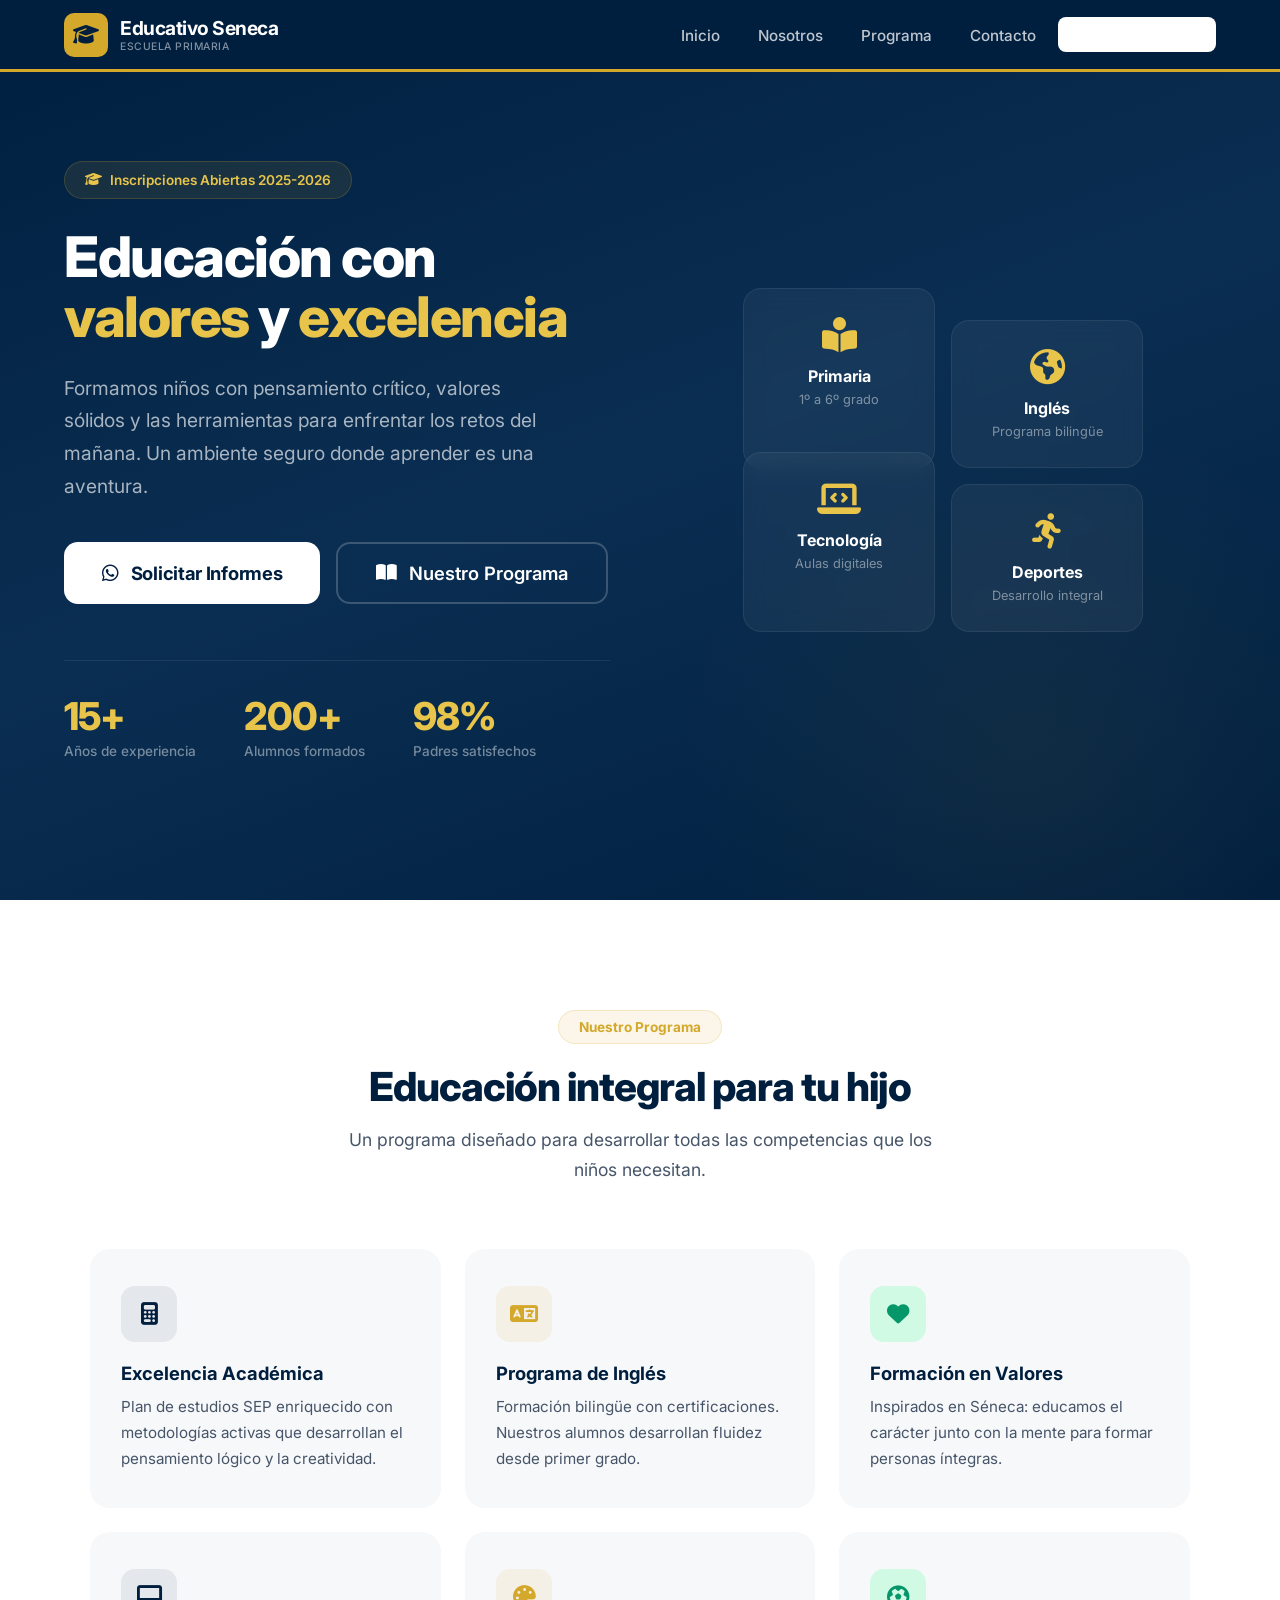
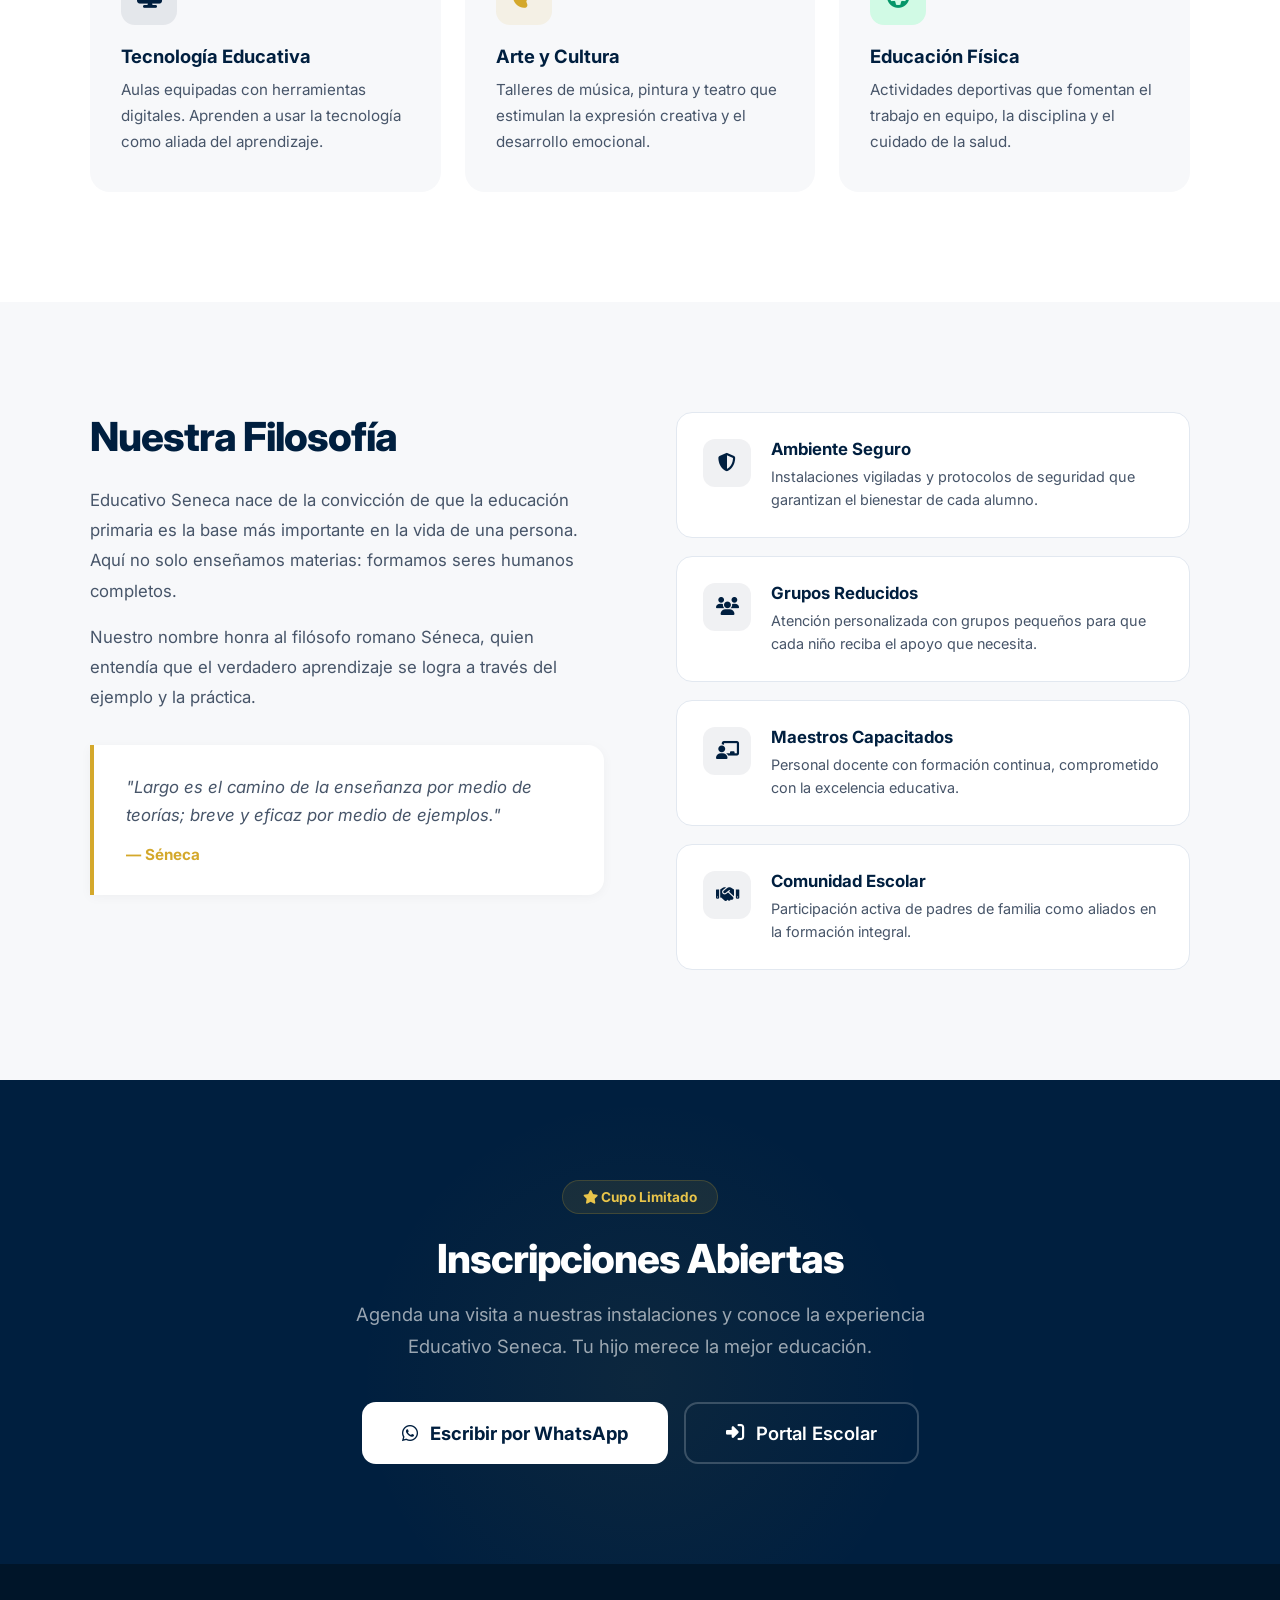
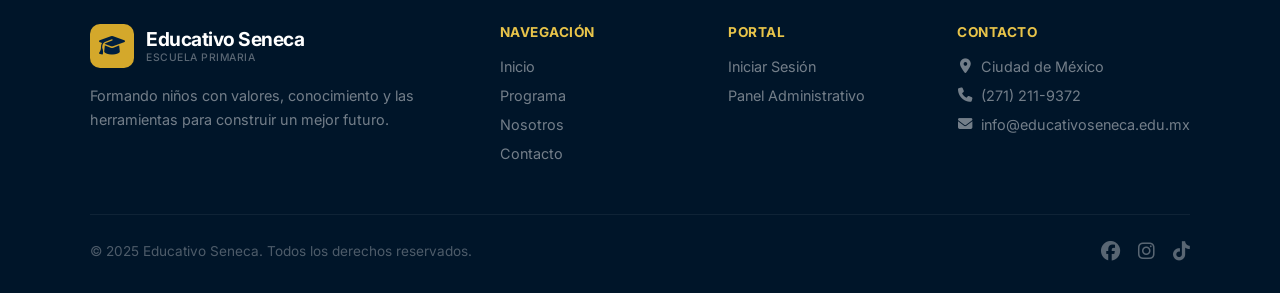
<file: index.html>
<!DOCTYPE html>
<html lang="es">
<head>
    <meta charset="UTF-8">
    <meta name="viewport" content="width=device-width, initial-scale=1.0">
    <title>Educativo Seneca - Escuela Primaria</title>
    <link rel="preconnect" href="https://fonts.googleapis.com">
    <link href="https://fonts.googleapis.com/css2?family=Inter:wght@300;400;500;600;700;800;900&display=swap" rel="stylesheet">
    <link rel="stylesheet" href="https://cdnjs.cloudflare.com/ajax/libs/font-awesome/6.4.0/css/all.min.css">
    <style>
        :root {
            --navy: #001f3f;
            --navy-light: #0a2e52;
            --navy-dark: #001529;
            --gold: #d4a82b;
            --gold-soft: #e8c44a;
            --gold-bg: rgba(212,168,43,0.1);
            --gold-border: rgba(212,168,43,0.2);
            --white: #ffffff;
            --off-white: #f7f8fa;
            --text: #0f172a;
            --text-secondary: #475569;
            --text-muted: #94a3b8;
            --border: #e2e8f0;
        }

        * { margin: 0; padding: 0; box-sizing: border-box; }

        body {
            font-family: 'Inter', sans-serif;
            color: var(--text);
            background: var(--white);
            overflow-x: hidden;
            -webkit-font-smoothing: antialiased;
        }

        /* ---- NAVBAR ---- */
        .navbar {
            position: fixed; top: 0; left: 0; right: 0; z-index: 100;
            display: flex; justify-content: space-between; align-items: center;
            padding: 0 5%; height: 72px;
            background: var(--navy);
            border-bottom: 3px solid var(--gold);
            transition: all 0.3s;
        }
        .navbar.scrolled { box-shadow: 0 4px 24px rgba(0,0,0,0.2); }
        .navbar-logo {
            display: flex; align-items: center; gap: 12px;
            text-decoration: none; color: white;
        }
        .navbar-logo .logo-icon {
            width: 44px; height: 44px; background: var(--gold);
            border-radius: 10px; display: flex; align-items: center; justify-content: center;
            font-size: 1.3rem; color: var(--navy); font-weight: 800;
        }
        .navbar-logo .logo-text { font-size: 1.2rem; font-weight: 700; letter-spacing: -0.5px; color: white; }
        .navbar-logo small { display: block; font-size: 0.65rem; font-weight: 500; color: rgba(255,255,255,0.5); letter-spacing: 0.5px; text-transform: uppercase; }

        .nav-links { display: flex; align-items: center; gap: 6px; list-style: none; }
        .nav-links a {
            color: rgba(255,255,255,0.75); text-decoration: none; font-size: 0.95rem; font-weight: 500;
            padding: 8px 16px; border-radius: 8px; transition: all 0.2s;
        }
        .nav-links a:hover { color: white; background: rgba(255,255,255,0.08); }

        .btn-portal {
            display: inline-flex; align-items: center; gap: 10px;
            padding: 12px 28px; background: white; color: var(--navy);
            border: none; border-radius: 10px; font-weight: 700; font-size: 1rem;
            cursor: pointer; text-decoration: none; transition: all 0.2s;
        }
        .btn-portal:hover { background: var(--off-white); transform: translateY(-1px); box-shadow: 0 4px 16px rgba(0,0,0,0.15); }

        .menu-toggle { display: none; background: none; border: none; color: white; font-size: 1.5rem; cursor: pointer; }

        /* ---- HERO ---- */
        .hero {
            min-height: 100vh; display: flex; align-items: center;
            background: var(--navy);
            position: relative; overflow: hidden;
            padding: 100px 5% 80px;
        }
        .hero::before {
            content: ''; position: absolute; top: 0; left: 0; right: 0; bottom: 0;
            background: linear-gradient(160deg, var(--navy) 0%, var(--navy-light) 50%, var(--navy) 100%);
        }
        .hero::after {
            content: ''; position: absolute; bottom: -300px; right: -200px;
            width: 900px; height: 900px; border-radius: 50%;
            background: radial-gradient(circle, rgba(212,168,43,0.06) 0%, transparent 55%);
        }

        .hero-inner {
            position: relative; z-index: 2; display: flex; align-items: center;
            gap: 60px; max-width: 1200px; margin: 0 auto; width: 100%;
        }
        .hero-content { flex: 1; max-width: 580px; }

        .hero-badge {
            display: inline-flex; align-items: center; gap: 8px;
            background: var(--gold-bg); color: var(--gold-soft);
            padding: 10px 20px; border-radius: 50px; font-size: 0.85rem; font-weight: 600;
            margin-bottom: 28px; border: 1px solid var(--gold-border);
        }

        .hero h1 {
            font-size: 3.5rem; font-weight: 800; color: white;
            line-height: 1.08; margin-bottom: 24px; letter-spacing: -1.5px;
        }
        .hero h1 .gold { color: var(--gold-soft); }

        .hero-desc {
            font-size: 1.2rem; color: rgba(255,255,255,0.65); line-height: 1.7;
            margin-bottom: 40px; max-width: 480px;
        }

        .hero-buttons { display: flex; gap: 16px; flex-wrap: wrap; }
        .btn-hero-primary {
            display: inline-flex; align-items: center; gap: 12px;
            padding: 18px 38px; background: white; color: var(--navy);
            border: none; border-radius: 14px; font-weight: 700; font-size: 1.15rem;
            cursor: pointer; text-decoration: none; transition: all 0.25s;
            letter-spacing: -0.3px;
        }
        .btn-hero-primary:hover { background: var(--off-white); transform: translateY(-2px); box-shadow: 0 12px 32px rgba(0,0,0,0.2); }
        .btn-hero-primary i { font-size: 1.2rem; }

        .btn-hero-secondary {
            display: inline-flex; align-items: center; gap: 12px;
            padding: 18px 38px; background: transparent; color: white;
            border: 2px solid rgba(255,255,255,0.2); border-radius: 14px;
            font-weight: 600; font-size: 1.15rem; cursor: pointer; text-decoration: none; transition: all 0.25s;
        }
        .btn-hero-secondary:hover { border-color: rgba(255,255,255,0.5); background: rgba(255,255,255,0.06); }

        .hero-stats {
            display: flex; gap: 48px; margin-top: 56px;
            padding-top: 32px; border-top: 1px solid rgba(255,255,255,0.08);
        }
        .hero-stat .number { font-size: 2.4rem; font-weight: 800; color: var(--gold-soft); letter-spacing: -1px; }
        .hero-stat .label { font-size: 0.85rem; color: rgba(255,255,255,0.45); margin-top: 4px; font-weight: 500; }

        .hero-visual { flex: 1; display: flex; justify-content: center; }
        .hero-grid {
            display: grid; grid-template-columns: 1fr 1fr; gap: 16px;
            max-width: 400px; width: 100%;
        }
        .hero-card {
            background: rgba(255,255,255,0.05); backdrop-filter: blur(10px);
            border: 1px solid rgba(255,255,255,0.07); border-radius: 18px;
            padding: 28px 22px; text-align: center; transition: all 0.3s;
        }
        .hero-card:hover { background: rgba(255,255,255,0.09); transform: translateY(-4px); border-color: rgba(212,168,43,0.2); }
        .hero-card:nth-child(2) { margin-top: 32px; }
        .hero-card:nth-child(3) { margin-top: -32px; }
        .hero-card i { font-size: 2.2rem; color: var(--gold-soft); margin-bottom: 14px; display: block; }
        .hero-card h3 { color: white; font-size: 1rem; font-weight: 700; }
        .hero-card p { color: rgba(255,255,255,0.45); font-size: 0.8rem; margin-top: 6px; }

        /* ---- FEATURES ---- */
        .features { padding: 110px 5%; background: var(--white); }
        .section-header { text-align: center; max-width: 620px; margin: 0 auto 64px; }
        .section-tag {
            display: inline-block; background: var(--gold-bg); color: var(--gold);
            padding: 8px 20px; border-radius: 50px; font-size: 0.85rem; font-weight: 700;
            margin-bottom: 18px; border: 1px solid var(--gold-border);
        }
        .section-header h2 { font-size: 2.5rem; font-weight: 800; letter-spacing: -1px; margin-bottom: 14px; color: var(--navy); }
        .section-header p { color: var(--text-secondary); font-size: 1.1rem; line-height: 1.7; }

        .features-grid {
            display: grid; grid-template-columns: repeat(3, 1fr);
            gap: 24px; max-width: 1100px; margin: 0 auto;
        }
        .feature-card {
            background: var(--off-white); border-radius: 20px; padding: 36px 30px;
            transition: all 0.3s; border: 1px solid transparent; position: relative; overflow: hidden;
        }
        .feature-card::before {
            content: ''; position: absolute; top: 0; left: 0; right: 0; height: 3px;
            background: var(--gold); opacity: 0; transition: opacity 0.3s;
        }
        .feature-card:hover { border-color: var(--border); transform: translateY(-6px); box-shadow: 0 16px 40px rgba(0,31,63,0.07); }
        .feature-card:hover::before { opacity: 1; }
        .feature-icon {
            width: 56px; height: 56px; border-radius: 14px;
            display: flex; align-items: center; justify-content: center;
            font-size: 1.4rem; margin-bottom: 20px;
        }
        .feature-icon.navy { background: rgba(0,31,63,0.08); color: var(--navy); }
        .feature-icon.teal { background: #d1fae5; color: #059669; }
        .feature-icon.gold { background: var(--gold-bg); color: var(--gold); }
        .feature-card h3 { font-size: 1.15rem; font-weight: 700; margin-bottom: 10px; color: var(--navy); }
        .feature-card p { color: var(--text-secondary); font-size: 0.95rem; line-height: 1.7; }

        /* ---- ABOUT / VALUES ---- */
        .about { padding: 110px 5%; background: var(--off-white); }
        .about-grid {
            display: grid; grid-template-columns: 1fr 1fr; gap: 72px;
            max-width: 1100px; margin: 0 auto; align-items: start;
        }
        .about-left h2 { font-size: 2.5rem; font-weight: 800; margin-bottom: 24px; letter-spacing: -1px; color: var(--navy); }
        .about-left p { color: var(--text-secondary); font-size: 1.05rem; line-height: 1.8; margin-bottom: 16px; }
        .about-quote {
            margin-top: 32px; padding: 28px 28px 28px 32px; background: white;
            border-left: 4px solid var(--gold); border-radius: 0 16px 16px 0;
            font-style: italic; color: var(--text-secondary); font-size: 1.05rem; line-height: 1.7;
            box-shadow: 0 2px 12px rgba(0,0,0,0.04);
        }
        .about-quote cite { display: block; margin-top: 12px; color: var(--gold); font-style: normal; font-weight: 700; font-size: 0.95rem; }

        .values-list { display: flex; flex-direction: column; gap: 18px; }
        .value-item {
            display: flex; align-items: flex-start; gap: 20px;
            background: white; padding: 26px; border-radius: 16px;
            border: 1px solid var(--border); transition: all 0.3s;
        }
        .value-item:hover { border-color: var(--gold); box-shadow: 0 8px 24px rgba(0,31,63,0.06); transform: translateY(-2px); }
        .value-icon {
            width: 48px; height: 48px; min-width: 48px; border-radius: 12px;
            background: rgba(0,31,63,0.06); display: flex; align-items: center; justify-content: center;
            color: var(--navy); font-size: 1.15rem;
        }
        .value-item h4 { font-size: 1.05rem; font-weight: 700; margin-bottom: 6px; color: var(--navy); }
        .value-item p { color: var(--text-secondary); font-size: 0.9rem; line-height: 1.6; }

        /* ---- CTA ---- */
        .cta { padding: 100px 5%; background: var(--navy); text-align: center; position: relative; overflow: hidden; }
        .cta::before {
            content: ''; position: absolute; top: -100px; left: 50%; transform: translateX(-50%);
            width: 800px; height: 800px; border-radius: 50%;
            background: radial-gradient(circle, rgba(212,168,43,0.06) 0%, transparent 50%);
        }
        .cta-inner { position: relative; z-index: 2; max-width: 650px; margin: 0 auto; }
        .cta-tag {
            display: inline-block; background: var(--gold-bg); color: var(--gold-soft);
            padding: 8px 20px; border-radius: 50px; font-size: 0.85rem; font-weight: 700;
            margin-bottom: 20px; border: 1px solid var(--gold-border);
        }
        .cta h2 { font-size: 2.5rem; font-weight: 800; margin-bottom: 16px; color: white; letter-spacing: -1px; }
        .cta p { color: rgba(255,255,255,0.6); font-size: 1.15rem; margin-bottom: 40px; line-height: 1.7; }
        .cta-buttons { display: flex; gap: 16px; justify-content: center; flex-wrap: wrap; }
        .btn-cta-primary {
            display: inline-flex; align-items: center; gap: 12px;
            padding: 18px 40px; background: white; color: var(--navy);
            border: none; border-radius: 14px; font-weight: 700; font-size: 1.15rem;
            cursor: pointer; text-decoration: none; transition: all 0.25s;
        }
        .btn-cta-primary:hover { background: var(--off-white); transform: translateY(-2px); box-shadow: 0 12px 32px rgba(0,0,0,0.2); }
        .btn-cta-secondary {
            display: inline-flex; align-items: center; gap: 12px;
            padding: 18px 40px; background: transparent; color: white;
            border: 2px solid rgba(255,255,255,0.2); border-radius: 14px;
            font-weight: 600; font-size: 1.15rem; cursor: pointer; text-decoration: none; transition: all 0.25s;
        }
        .btn-cta-secondary:hover { border-color: rgba(255,255,255,0.5); background: rgba(255,255,255,0.06); }

        /* ---- FOOTER ---- */
        .footer { background: var(--navy-dark); color: white; padding: 60px 5% 30px; }
        .footer-grid {
            display: grid; grid-template-columns: 2fr 1fr 1fr 1fr;
            gap: 48px; max-width: 1100px; margin: 0 auto;
        }
        .footer-brand p { color: rgba(255,255,255,0.45); font-size: 0.9rem; line-height: 1.7; margin-top: 16px; }
        .footer-col h4 { font-size: 0.85rem; font-weight: 700; margin-bottom: 18px; color: var(--gold-soft); text-transform: uppercase; letter-spacing: 0.5px; }
        .footer-col a { display: flex; align-items: center; gap: 8px; color: rgba(255,255,255,0.45); font-size: 0.9rem; text-decoration: none; margin-bottom: 12px; transition: color 0.2s; }
        .footer-col a:hover { color: white; }
        .footer-col a i { width: 16px; text-align: center; }
        .footer-divider { max-width: 1100px; margin: 0 auto; height: 1px; background: rgba(255,255,255,0.06); margin-top: 40px; }
        .footer-bottom {
            max-width: 1100px; margin: 0 auto; padding-top: 24px;
            display: flex; justify-content: space-between; align-items: center;
            font-size: 0.85rem; color: rgba(255,255,255,0.3);
        }
        .footer-socials { display: flex; gap: 18px; }
        .footer-socials a { color: rgba(255,255,255,0.35); font-size: 1.2rem; transition: color 0.2s; }
        .footer-socials a:hover { color: var(--gold-soft); }

        /* ---- FLOATING WHATSAPP BUTTON (mobile) ---- */
        .wa-float {
            display: none; position: fixed; bottom: 24px; right: 20px; z-index: 99;
            width: 60px; height: 60px; border-radius: 50%;
            background: #25d366; color: white; font-size: 1.7rem;
            border: none; cursor: pointer; text-decoration: none;
            align-items: center; justify-content: center;
            box-shadow: 0 4px 20px rgba(37,211,102,0.4);
            transition: transform 0.2s;
        }
        .wa-float:hover { transform: scale(1.1); }

        /* ---- RESPONSIVE ---- */
        @media (max-width: 1024px) {
            .features-grid { grid-template-columns: repeat(2, 1fr); }
        }
        @media (max-width: 900px) {
            .hero-inner { flex-direction: column; text-align: center; }
            .hero-content { max-width: 100%; }
            .hero-desc { margin-left: auto; margin-right: auto; }
            .hero-buttons { justify-content: center; }
            .hero-stats { justify-content: center; }
            .hero-visual { margin-top: 40px; }
            .hero h1 { font-size: 2.6rem; }
            .about-grid { grid-template-columns: 1fr; gap: 48px; }
            .footer-grid { grid-template-columns: 1fr 1fr; }
            .nav-links { display: none; }
            .menu-toggle { display: block; }
            .wa-float { display: flex; }
        }
        @media (max-width: 600px) {
            .navbar { height: 64px; padding: 0 4%; }
            .navbar-logo .logo-icon { width: 38px; height: 38px; font-size: 1.1rem; }
            .navbar-logo .logo-text { font-size: 1.05rem; }
            .navbar-logo small { font-size: 0.6rem; }

            .hero { padding: 90px 6% 50px; min-height: auto; }
            .hero h1 { font-size: 2rem; letter-spacing: -0.8px; margin-bottom: 18px; }
            .hero-badge { font-size: 0.75rem; padding: 8px 14px; margin-bottom: 20px; }
            .hero-desc { font-size: 0.95rem; margin-bottom: 28px; line-height: 1.65; }
            .btn-hero-primary, .btn-hero-secondary {
                padding: 16px 24px; font-size: 1.05rem;
                width: 100%; justify-content: center; border-radius: 12px;
            }
            .hero-visual { display: none; }
            .hero-stats {
                flex-direction: row; gap: 0; margin-top: 36px; padding-top: 24px;
                justify-content: space-between;
            }
            .hero-stat { text-align: center; flex: 1; }
            .hero-stat .number { font-size: 1.6rem; }
            .hero-stat .label { font-size: 0.7rem; }

            .features { padding: 60px 5%; }
            .section-header { margin-bottom: 36px; }
            .section-header h2 { font-size: 1.7rem; letter-spacing: -0.5px; }
            .section-header p { font-size: 0.95rem; }
            .section-tag { font-size: 0.75rem; padding: 6px 14px; }
            .features-grid { grid-template-columns: 1fr; gap: 16px; }
            .feature-card { padding: 28px 24px; border-radius: 16px; }
            .feature-icon { width: 48px; height: 48px; font-size: 1.2rem; margin-bottom: 16px; }
            .feature-card h3 { font-size: 1.05rem; }
            .feature-card p { font-size: 0.88rem; }

            .about { padding: 60px 5%; }
            .about-left h2 { font-size: 1.7rem; margin-bottom: 18px; }
            .about-left p { font-size: 0.95rem; }
            .about-quote { padding: 20px 20px 20px 24px; font-size: 0.95rem; }
            .about-grid { gap: 36px; }
            .value-item { padding: 20px; gap: 16px; }
            .value-icon { width: 42px; height: 42px; min-width: 42px; font-size: 1rem; }
            .value-item h4 { font-size: 0.95rem; }
            .value-item p { font-size: 0.85rem; }

            .cta { padding: 60px 5%; }
            .cta h2 { font-size: 1.7rem; }
            .cta p { font-size: 1rem; margin-bottom: 28px; }
            .cta-tag { font-size: 0.75rem; }
            .btn-cta-primary, .btn-cta-secondary {
                padding: 16px 24px; font-size: 1.05rem;
                width: 100%; justify-content: center; border-radius: 12px;
            }

            .footer { padding: 40px 5% 20px; }
            .footer-grid { grid-template-columns: 1fr; gap: 32px; }
            .footer-brand p { font-size: 0.85rem; }
            .footer-col h4 { margin-bottom: 12px; font-size: 0.8rem; }
            .footer-col a { font-size: 0.85rem; margin-bottom: 10px; }
            .footer-divider { margin-top: 28px; }
            .footer-bottom { flex-direction: column; gap: 12px; text-align: center; font-size: 0.8rem; padding-bottom: 80px; }
        }

        /* Extra small screens */
        @media (max-width: 380px) {
            .hero h1 { font-size: 1.75rem; }
            .hero-stat .number { font-size: 1.4rem; }
            .section-header h2, .about-left h2, .cta h2 { font-size: 1.5rem; }
        }

        .nav-links.show {
            display: flex !important; flex-direction: column;
            position: absolute; top: 100%; left: 0; right: 0;
            background: var(--navy); padding: 16px 20px; gap: 2px;
            box-shadow: 0 12px 24px rgba(0,0,0,0.3);
            border-bottom: 3px solid var(--gold);
        }
        .nav-links.show a { padding: 14px 16px; font-size: 1rem; border-radius: 10px; color: rgba(255,255,255,0.8); }
        .nav-links.show a:hover { background: rgba(255,255,255,0.08); color: white; }
        .nav-links.show .btn-portal { margin-top: 8px; text-align: center; justify-content: center; }
    </style>
</head>
<body>

    <!-- NAVBAR -->
    <nav class="navbar" id="navbar">
        <a href="#" class="navbar-logo">
            <div class="logo-icon"><i class="fas fa-graduation-cap"></i></div>
            <div>
                <div class="logo-text">Educativo Seneca</div>
                <small>Escuela Primaria</small>
            </div>
        </a>
        <ul class="nav-links" id="nav-links">
            <li><a href="#inicio">Inicio</a></li>
            <li><a href="#nosotros">Nosotros</a></li>
            <li><a href="#programa">Programa</a></li>
            <li><a href="#contacto">Contacto</a></li>
            <li><a href="panel.html" class="btn-portal"><i class="fas fa-sign-in-alt"></i> Portal Escolar</a></li>
        </ul>
        <button class="menu-toggle" onclick="document.getElementById('nav-links').classList.toggle('show')" aria-label="Menu">
            <i class="fas fa-bars"></i>
        </button>
    </nav>

    <!-- HERO -->
    <section class="hero" id="inicio">
        <div class="hero-inner">
            <div class="hero-content">
                <div class="hero-badge">
                    <i class="fas fa-graduation-cap"></i>
                    Inscripciones Abiertas 2025-2026
                </div>
                <h1>
                    Educaci&oacute;n con <span class="gold">valores</span> y
                    <span class="gold">excelencia</span>
                </h1>
                <p class="hero-desc">
                    Formamos ni&ntilde;os con pensamiento cr&iacute;tico, valores s&oacute;lidos y las herramientas
                    para enfrentar los retos del ma&ntilde;ana. Un ambiente seguro donde aprender es una aventura.
                </p>
                <div class="hero-buttons">
                    <a href="#contacto" class="btn-hero-primary">
                        <i class="fab fa-whatsapp"></i> Solicitar Informes
                    </a>
                    <a href="#programa" class="btn-hero-secondary">
                        <i class="fas fa-book-open"></i> Nuestro Programa
                    </a>
                </div>
                <div class="hero-stats">
                    <div class="hero-stat">
                        <div class="number">15+</div>
                        <div class="label">A&ntilde;os de experiencia</div>
                    </div>
                    <div class="hero-stat">
                        <div class="number">200+</div>
                        <div class="label">Alumnos formados</div>
                    </div>
                    <div class="hero-stat">
                        <div class="number">98%</div>
                        <div class="label">Padres satisfechos</div>
                    </div>
                </div>
            </div>
            <div class="hero-visual">
                <div class="hero-grid">
                    <div class="hero-card">
                        <i class="fas fa-book-reader"></i>
                        <h3>Primaria</h3>
                        <p>1&ordm; a 6&ordm; grado</p>
                    </div>
                    <div class="hero-card">
                        <i class="fas fa-globe-americas"></i>
                        <h3>Ingl&eacute;s</h3>
                        <p>Programa biling&uuml;e</p>
                    </div>
                    <div class="hero-card">
                        <i class="fas fa-laptop-code"></i>
                        <h3>Tecnolog&iacute;a</h3>
                        <p>Aulas digitales</p>
                    </div>
                    <div class="hero-card">
                        <i class="fas fa-running"></i>
                        <h3>Deportes</h3>
                        <p>Desarrollo integral</p>
                    </div>
                </div>
            </div>
        </div>
    </section>

    <!-- FEATURES -->
    <section class="features" id="programa">
        <div class="section-header">
            <span class="section-tag">Nuestro Programa</span>
            <h2>Educaci&oacute;n integral para tu hijo</h2>
            <p>Un programa dise&ntilde;ado para desarrollar todas las competencias que los ni&ntilde;os necesitan.</p>
        </div>
        <div class="features-grid">
            <div class="feature-card">
                <div class="feature-icon navy"><i class="fas fa-calculator"></i></div>
                <h3>Excelencia Acad&eacute;mica</h3>
                <p>Plan de estudios SEP enriquecido con metodolog&iacute;as activas que desarrollan el pensamiento l&oacute;gico y la creatividad.</p>
            </div>
            <div class="feature-card">
                <div class="feature-icon gold"><i class="fas fa-language"></i></div>
                <h3>Programa de Ingl&eacute;s</h3>
                <p>Formaci&oacute;n biling&uuml;e con certificaciones. Nuestros alumnos desarrollan fluidez desde primer grado.</p>
            </div>
            <div class="feature-card">
                <div class="feature-icon teal"><i class="fas fa-heart"></i></div>
                <h3>Formaci&oacute;n en Valores</h3>
                <p>Inspirados en S&eacute;neca: educamos el car&aacute;cter junto con la mente para formar personas &iacute;ntegras.</p>
            </div>
            <div class="feature-card">
                <div class="feature-icon navy"><i class="fas fa-desktop"></i></div>
                <h3>Tecnolog&iacute;a Educativa</h3>
                <p>Aulas equipadas con herramientas digitales. Aprenden a usar la tecnolog&iacute;a como aliada del aprendizaje.</p>
            </div>
            <div class="feature-card">
                <div class="feature-icon gold"><i class="fas fa-palette"></i></div>
                <h3>Arte y Cultura</h3>
                <p>Talleres de m&uacute;sica, pintura y teatro que estimulan la expresi&oacute;n creativa y el desarrollo emocional.</p>
            </div>
            <div class="feature-card">
                <div class="feature-icon teal"><i class="fas fa-futbol"></i></div>
                <h3>Educaci&oacute;n F&iacute;sica</h3>
                <p>Actividades deportivas que fomentan el trabajo en equipo, la disciplina y el cuidado de la salud.</p>
            </div>
        </div>
    </section>

    <!-- ABOUT / VALUES -->
    <section class="about" id="nosotros">
        <div class="about-grid">
            <div class="about-left">
                <h2>Nuestra Filosof&iacute;a</h2>
                <p>
                    Educativo Seneca nace de la convicci&oacute;n de que la educaci&oacute;n primaria es la base
                    m&aacute;s importante en la vida de una persona. Aqu&iacute; no solo ense&ntilde;amos materias:
                    formamos seres humanos completos.
                </p>
                <p>
                    Nuestro nombre honra al fil&oacute;sofo romano S&eacute;neca, quien entend&iacute;a que el verdadero
                    aprendizaje se logra a trav&eacute;s del ejemplo y la pr&aacute;ctica.
                </p>
                <div class="about-quote">
                    "Largo es el camino de la ense&ntilde;anza por medio de teor&iacute;as; breve y eficaz por medio de ejemplos."
                    <cite>&mdash; S&eacute;neca</cite>
                </div>
            </div>
            <div class="values-list">
                <div class="value-item">
                    <div class="value-icon"><i class="fas fa-shield-alt"></i></div>
                    <div>
                        <h4>Ambiente Seguro</h4>
                        <p>Instalaciones vigiladas y protocolos de seguridad que garantizan el bienestar de cada alumno.</p>
                    </div>
                </div>
                <div class="value-item">
                    <div class="value-icon"><i class="fas fa-users"></i></div>
                    <div>
                        <h4>Grupos Reducidos</h4>
                        <p>Atenci&oacute;n personalizada con grupos peque&ntilde;os para que cada ni&ntilde;o reciba el apoyo que necesita.</p>
                    </div>
                </div>
                <div class="value-item">
                    <div class="value-icon"><i class="fas fa-chalkboard-teacher"></i></div>
                    <div>
                        <h4>Maestros Capacitados</h4>
                        <p>Personal docente con formaci&oacute;n continua, comprometido con la excelencia educativa.</p>
                    </div>
                </div>
                <div class="value-item">
                    <div class="value-icon"><i class="fas fa-handshake"></i></div>
                    <div>
                        <h4>Comunidad Escolar</h4>
                        <p>Participaci&oacute;n activa de padres de familia como aliados en la formaci&oacute;n integral.</p>
                    </div>
                </div>
            </div>
        </div>
    </section>

    <!-- CTA -->
    <section class="cta" id="contacto">
        <div class="cta-inner">
            <span class="cta-tag"><i class="fas fa-star"></i> Cupo Limitado</span>
            <h2>Inscripciones Abiertas</h2>
            <p>Agenda una visita a nuestras instalaciones y conoce la experiencia Educativo Seneca. Tu hijo merece la mejor educaci&oacute;n.</p>
            <div class="cta-buttons">
                <a href="https://wa.me/522712119372?text=Hola%2C%20me%20interesa%20informaci%C3%B3n%20sobre%20inscripciones%20en%20Educativo%20Seneca" class="btn-cta-primary" target="_blank">
                    <i class="fab fa-whatsapp"></i> Escribir por WhatsApp
                </a>
                <a href="panel.html" class="btn-cta-secondary">
                    <i class="fas fa-sign-in-alt"></i> Portal Escolar
                </a>
            </div>
        </div>
    </section>

    <!-- FOOTER -->
    <footer class="footer">
        <div class="footer-grid">
            <div class="footer-brand">
                <a href="#" class="navbar-logo">
                    <div class="logo-icon"><i class="fas fa-graduation-cap"></i></div>
                    <div>
                        <div class="logo-text">Educativo Seneca</div>
                        <small style="color: rgba(255,255,255,0.35);">Escuela Primaria</small>
                    </div>
                </a>
                <p>Formando ni&ntilde;os con valores, conocimiento y las herramientas para construir un mejor futuro.</p>
            </div>
            <div class="footer-col">
                <h4>Navegaci&oacute;n</h4>
                <a href="#inicio">Inicio</a>
                <a href="#programa">Programa</a>
                <a href="#nosotros">Nosotros</a>
                <a href="#contacto">Contacto</a>
            </div>
            <div class="footer-col">
                <h4>Portal</h4>
                <a href="panel.html">Iniciar Sesi&oacute;n</a>
                <a href="panel.html">Panel Administrativo</a>
            </div>
            <div class="footer-col">
                <h4>Contacto</h4>
                <a href="#"><i class="fas fa-map-marker-alt"></i> Ciudad de M&eacute;xico</a>
                <a href="tel:+522712119372"><i class="fas fa-phone"></i> (271) 211-9372</a>
                <a href="mailto:info@educativoseneca.edu.mx"><i class="fas fa-envelope"></i> info@educativoseneca.edu.mx</a>
            </div>
        </div>
        <div class="footer-divider"></div>
        <div class="footer-bottom">
            <span>&copy; 2025 Educativo Seneca. Todos los derechos reservados.</span>
            <div class="footer-socials">
                <a href="#" aria-label="Facebook"><i class="fab fa-facebook"></i></a>
                <a href="#" aria-label="Instagram"><i class="fab fa-instagram"></i></a>
                <a href="#" aria-label="TikTok"><i class="fab fa-tiktok"></i></a>
            </div>
        </div>
    </footer>

    <!-- FLOATING WHATSAPP -->
    <a href="https://wa.me/522712119372?text=Hola%2C%20me%20interesa%20informaci%C3%B3n%20sobre%20inscripciones%20en%20Educativo%20Seneca"
       class="wa-float" target="_blank" aria-label="WhatsApp">
        <i class="fab fa-whatsapp"></i>
    </a>

    <script>
        window.addEventListener('scroll', () => {
            document.getElementById('navbar').classList.toggle('scrolled', window.scrollY > 50);
        });
        document.querySelectorAll('a[href^="#"]').forEach(a => {
            a.addEventListener('click', (e) => {
                const target = document.querySelector(a.getAttribute('href'));
                if (target) { e.preventDefault(); target.scrollIntoView({ behavior: 'smooth' }); }
                document.getElementById('nav-links').classList.remove('show');
            });
        });
    </script>

</body>
</html>
</file>
